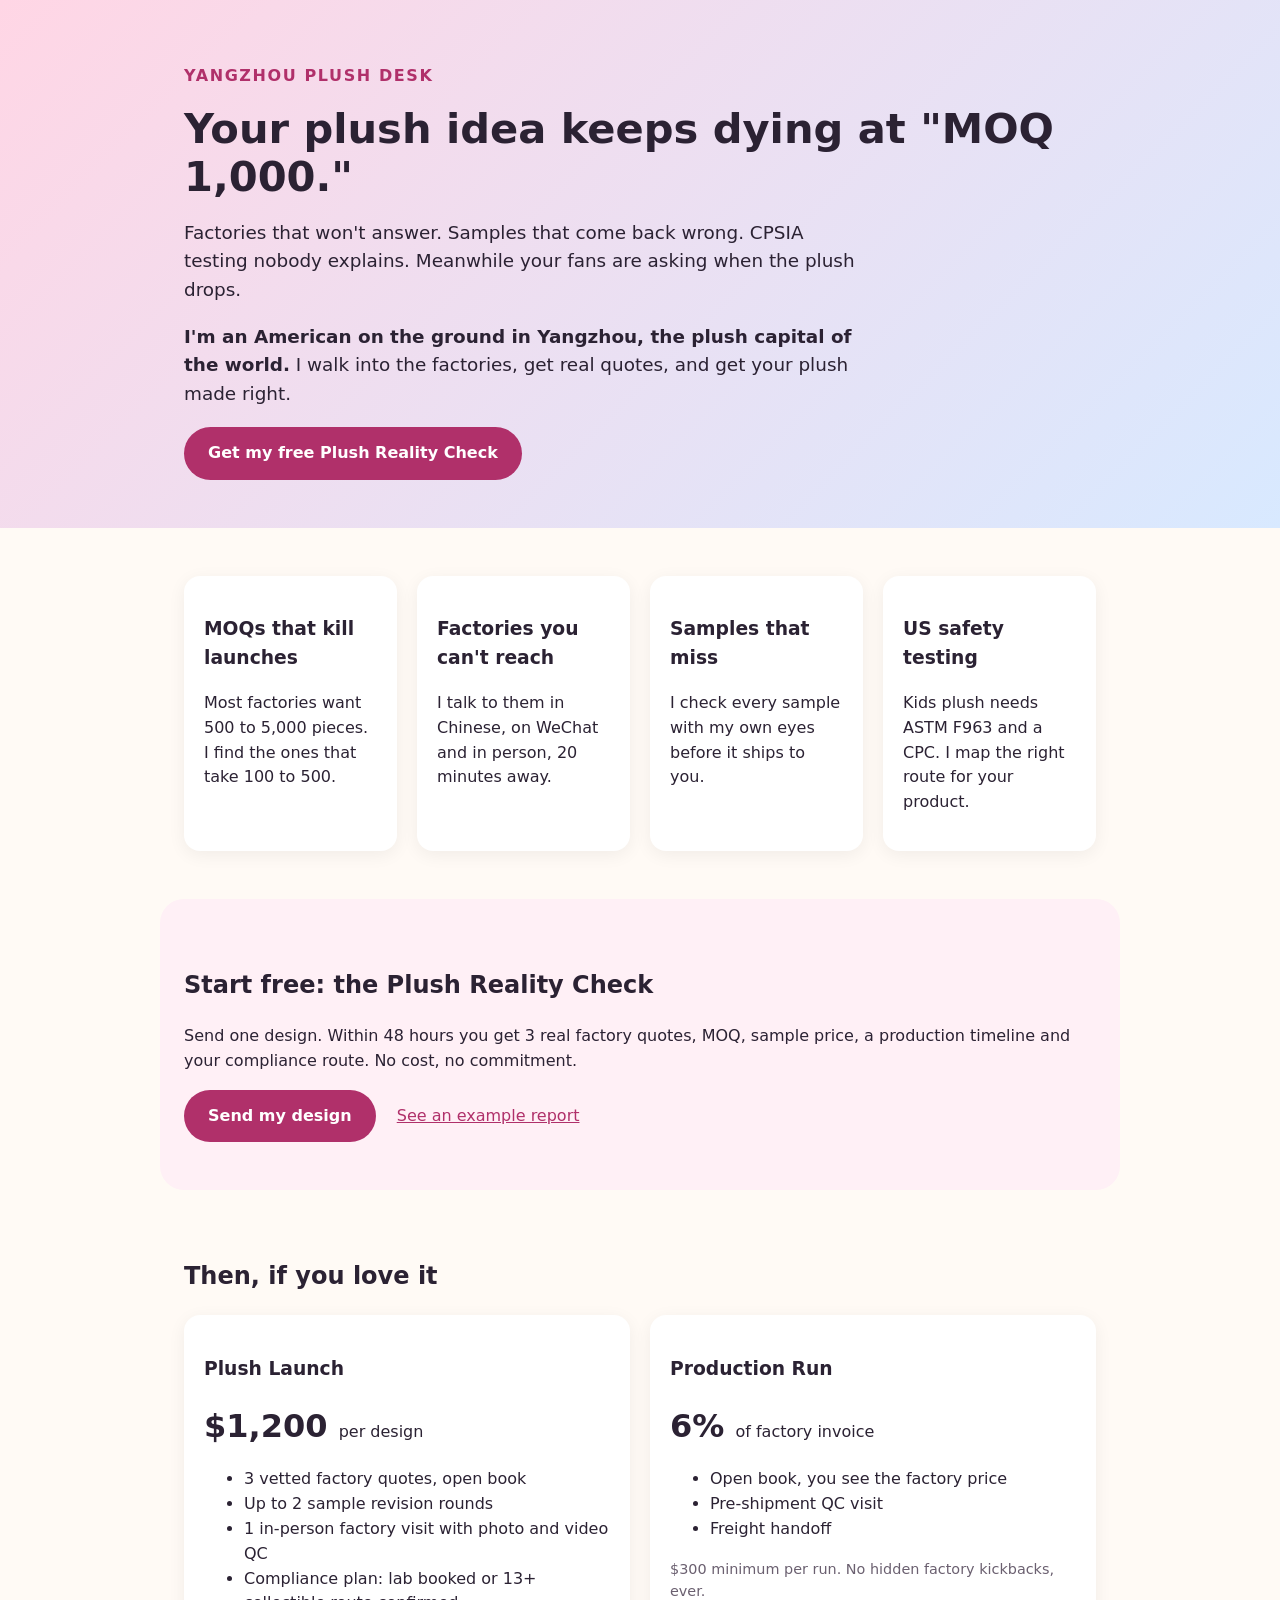
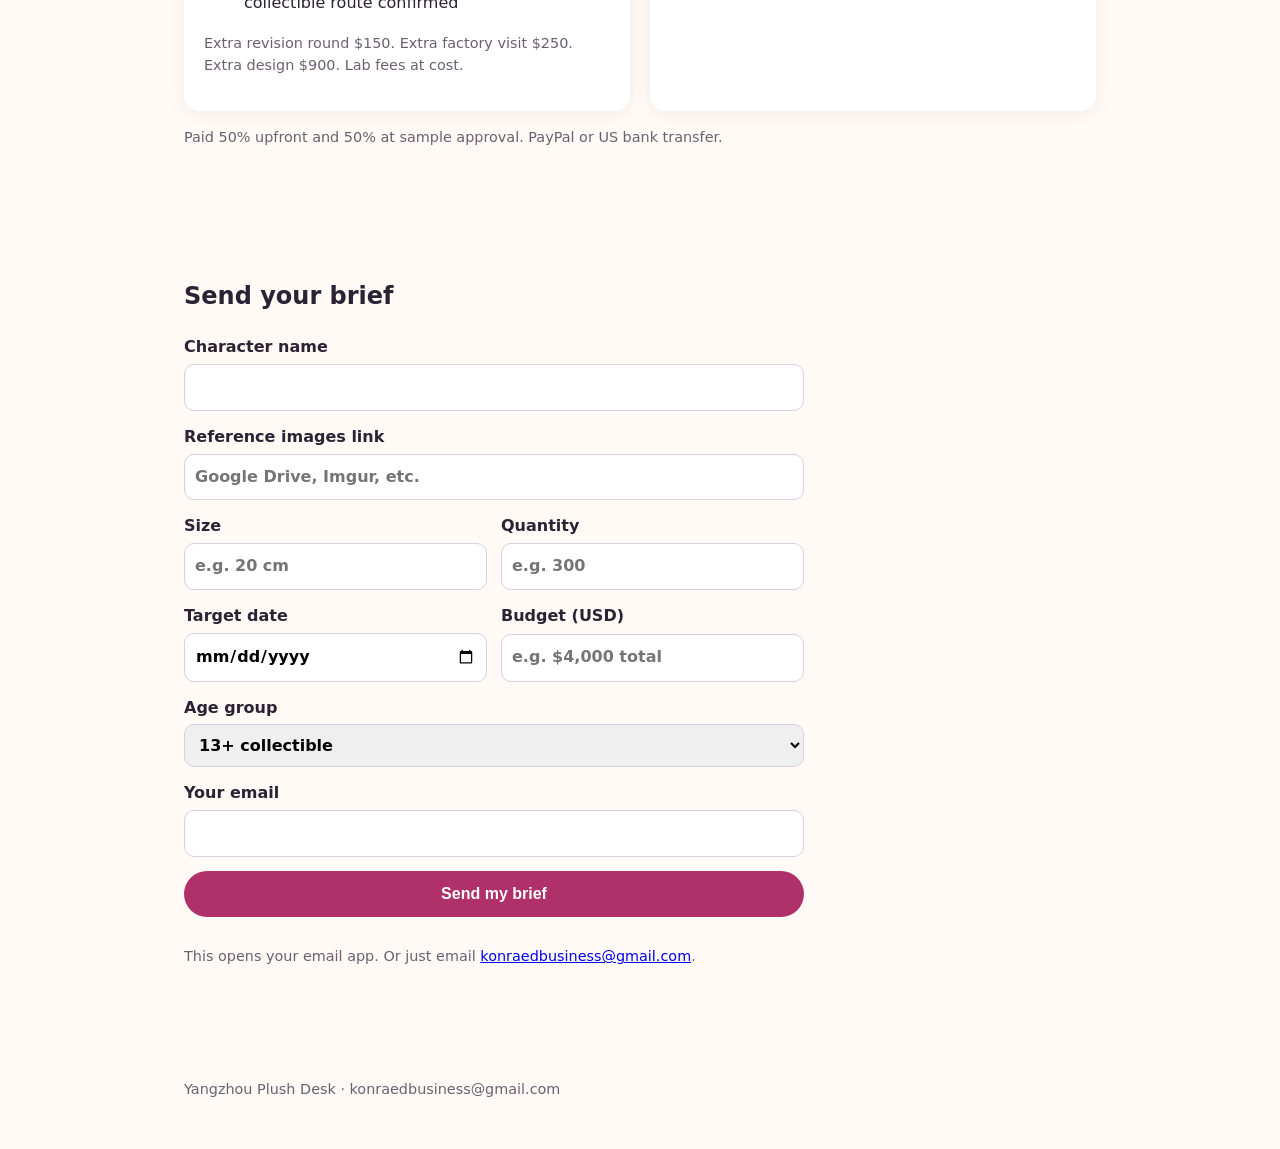
<file: index.html>
<!doctype html><html lang="en"><head><meta charset="utf-8"><meta name="viewport" content="width=device-width,initial-scale=1">
<title>Yangzhou Plush Desk | Custom plush, made right</title><link rel="stylesheet" href="style.css"></head><body>
<header class="hero"><div class="wrap">
<p class="tag">Yangzhou Plush Desk</p>
<h1>Your plush idea keeps dying at "MOQ 1,000."</h1>
<p class="lead">Factories that won't answer. Samples that come back wrong. CPSIA testing nobody explains. Meanwhile your fans are asking when the plush drops.</p>
<p class="lead"><strong>I'm an American on the ground in Yangzhou, the plush capital of the world.</strong> I walk into the factories, get real quotes, and get your plush made right.</p>
<a class="btn" href="#brief">Get my free Plush Reality Check</a></div></header>
<section class="wrap pains"><div><h3>MOQs that kill launches</h3><p>Most factories want 500 to 5,000 pieces. I find the ones that take 100 to 500.</p></div>
<div><h3>Factories you can't reach</h3><p>I talk to them in Chinese, on WeChat and in person, 20 minutes away.</p></div>
<div><h3>Samples that miss</h3><p>I check every sample with my own eyes before it ships to you.</p></div>
<div><h3>US safety testing</h3><p>Kids plush needs ASTM F963 and a CPC. I map the right route for your product.</p></div></section>
<section class="wrap free"><h2>Start free: the Plush Reality Check</h2><p>Send one design. Within 48 hours you get 3 real factory quotes, MOQ, sample price, a production timeline and your compliance route. No cost, no commitment.</p><a class="btn" href="#brief">Send my design</a> <a class="link" href="sample-reality-check.html">See an example report</a></section>
<section class="wrap pricing"><h2>Then, if you love it</h2><div class="cards">
<div class="card"><h3>Plush Launch</h3><p class="price">$1,200 <span>per design</span></p><ul><li>3 vetted factory quotes, open book</li><li>Up to 2 sample revision rounds</li><li>1 in-person factory visit with photo and video QC</li><li>Compliance plan: lab booked or 13+ collectible route confirmed</li></ul><p class="small">Extra revision round $150. Extra factory visit $250. Extra design $900. Lab fees at cost.</p></div>
<div class="card"><h3>Production Run</h3><p class="price">6% <span>of factory invoice</span></p><ul><li>Open book, you see the factory price</li><li>Pre-shipment QC visit</li><li>Freight handoff</li></ul><p class="small">$300 minimum per run. No hidden factory kickbacks, ever.</p></div></div>
<p class="small">Paid 50% upfront and 50% at sample approval. PayPal or US bank transfer.</p></section>
<section id="brief" class="wrap brief"><h2>Send your brief</h2>
<!-- Form method: mailto (no backend). Opens the visitor's email app addressed to konraedbusiness@gmail.com. To switch to Formspree later, replace action with https://formspree.io/f/YOUR_FORM_ID and method="POST" (placeholder, not set up). -->
<form action="mailto:konraedbusiness@gmail.com?subject=Plush%20Reality%20Check%20brief" method="post" enctype="text/plain">
<label>Character name<input name="character" required></label>
<label>Reference images link<input name="references" type="url" placeholder="Google Drive, Imgur, etc." required></label>
<div class="row"><label>Size<input name="size" placeholder="e.g. 20 cm"></label><label>Quantity<input name="quantity" type="number" min="1" placeholder="e.g. 300"></label></div>
<div class="row"><label>Target date<input name="target_date" type="date"></label><label>Budget (USD)<input name="budget" placeholder="e.g. $4,000 total"></label></div>
<label>Age group<select name="age_group"><option>13+ collectible</option><option>Kids (12 and under)</option><option>Not sure</option></select></label>
<label>Your email<input name="email" type="email" required></label>
<button class="btn" type="submit">Send my brief</button>
<p class="small">This opens your email app. Or just email <a href="mailto:konraedbusiness@gmail.com">konraedbusiness@gmail.com</a>.</p></form></section>
<footer class="wrap small">Yangzhou Plush Desk · konraedbusiness@gmail.com</footer></body></html>
</file>
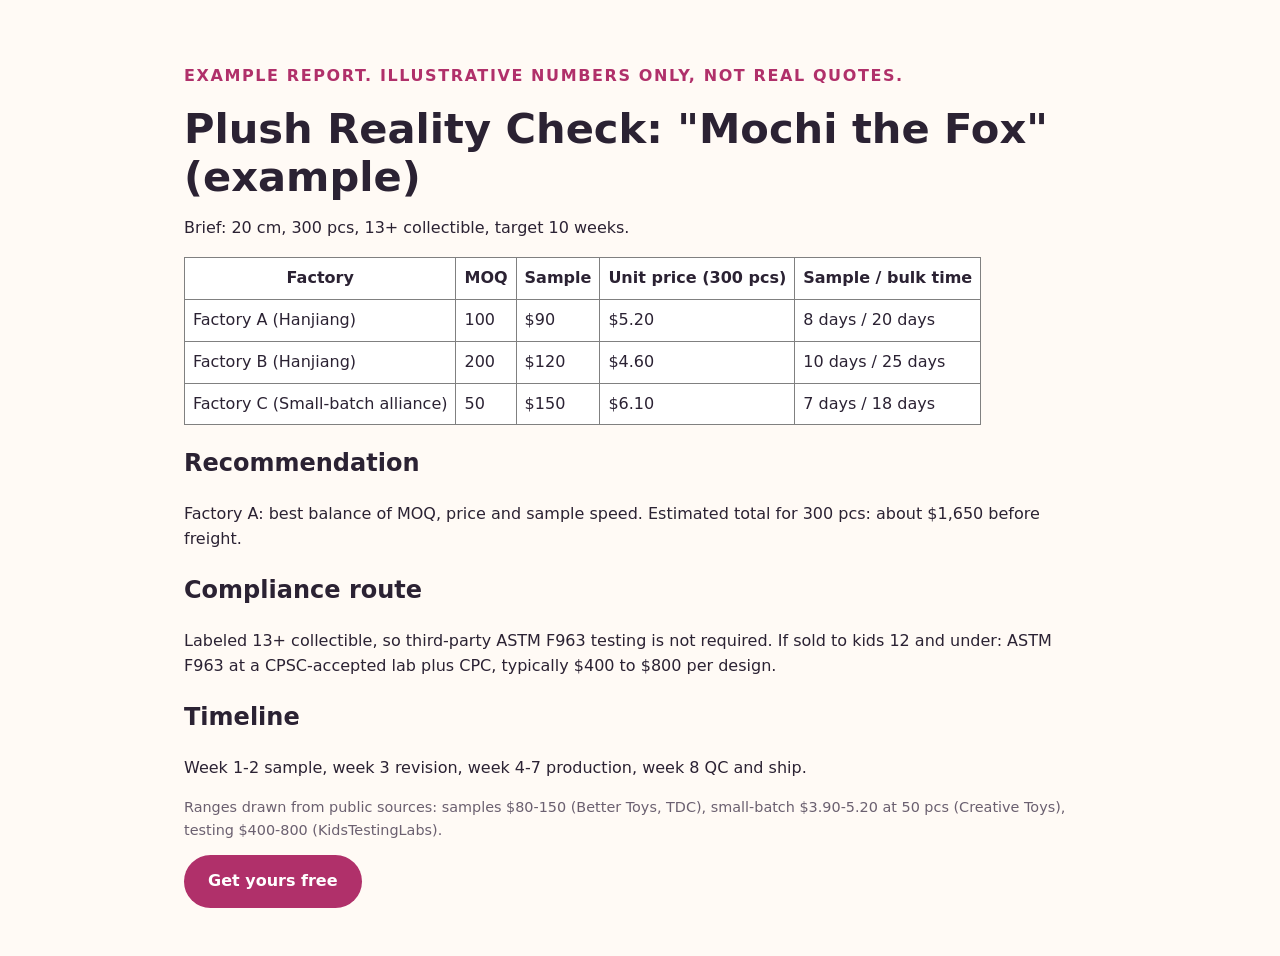
<file: sample-reality-check.html>
<!doctype html><html lang="en"><head><meta charset="utf-8"><title>Example Plush Reality Check</title><link rel="stylesheet" href="style.css"></head><body><div class="wrap">
<p class="tag">EXAMPLE REPORT. Illustrative numbers only, not real quotes.</p>
<h1>Plush Reality Check: "Mochi the Fox" (example)</h1>
<p>Brief: 20 cm, 300 pcs, 13+ collectible, target 10 weeks.</p>
<table border="1" cellpadding="8" style="border-collapse:collapse;background:#fff"><tr><th>Factory</th><th>MOQ</th><th>Sample</th><th>Unit price (300 pcs)</th><th>Sample / bulk time</th></tr>
<tr><td>Factory A (Hanjiang)</td><td>100</td><td>$90</td><td>$5.20</td><td>8 days / 20 days</td></tr>
<tr><td>Factory B (Hanjiang)</td><td>200</td><td>$120</td><td>$4.60</td><td>10 days / 25 days</td></tr>
<tr><td>Factory C (Small-batch alliance)</td><td>50</td><td>$150</td><td>$6.10</td><td>7 days / 18 days</td></tr></table>
<h2>Recommendation</h2><p>Factory A: best balance of MOQ, price and sample speed. Estimated total for 300 pcs: about $1,650 before freight.</p>
<h2>Compliance route</h2><p>Labeled 13+ collectible, so third-party ASTM F963 testing is not required. If sold to kids 12 and under: ASTM F963 at a CPSC-accepted lab plus CPC, typically $400 to $800 per design.</p>
<h2>Timeline</h2><p>Week 1-2 sample, week 3 revision, week 4-7 production, week 8 QC and ship.</p>
<p class="small">Ranges drawn from public sources: samples $80-150 (Better Toys, TDC), small-batch $3.90-5.20 at 50 pcs (Creative Toys), testing $400-800 (KidsTestingLabs).</p>
<a class="btn" href="index.html#brief">Get yours free</a></div></body></html>
</file>
<file: style.css>
*{box-sizing:border-box}body{margin:0;font-family:system-ui,-apple-system,Segoe UI,sans-serif;color:#2b2233;background:#fffaf5;line-height:1.55}
.wrap{max-width:960px;margin:0 auto;padding:48px 24px}.hero{background:linear-gradient(135deg,#ffd6e5,#d8e9ff)}
.tag{font-weight:700;letter-spacing:.1em;text-transform:uppercase;color:#b0306a}h1{font-size:2.6rem;line-height:1.15;margin:.2em 0}
.lead{font-size:1.15rem;max-width:680px}.btn{display:inline-block;background:#b0306a;color:#fff;padding:14px 24px;border-radius:999px;text-decoration:none;font-weight:700;border:0;font-size:1rem;cursor:pointer}
.link{margin-left:16px;color:#b0306a}.pains{display:grid;grid-template-columns:repeat(auto-fit,minmax(200px,1fr));gap:20px}
.pains div,.card{background:#fff;border-radius:16px;padding:20px;box-shadow:0 4px 18px rgba(0,0,0,.06)}
.free{background:#fff0f6;border-radius:24px}.cards{display:grid;grid-template-columns:repeat(auto-fit,minmax(280px,1fr));gap:20px}
.price{font-size:2rem;font-weight:800;margin:0}.price span{font-size:1rem;font-weight:400}.small{font-size:.9rem;color:#6b6070}
form{display:grid;gap:14px;max-width:620px}label{display:grid;gap:4px;font-weight:600}input,select{padding:10px;border:1px solid #d9cfe0;border-radius:10px;font:inherit}
.row{display:grid;grid-template-columns:1fr 1fr;gap:14px}
</file>
